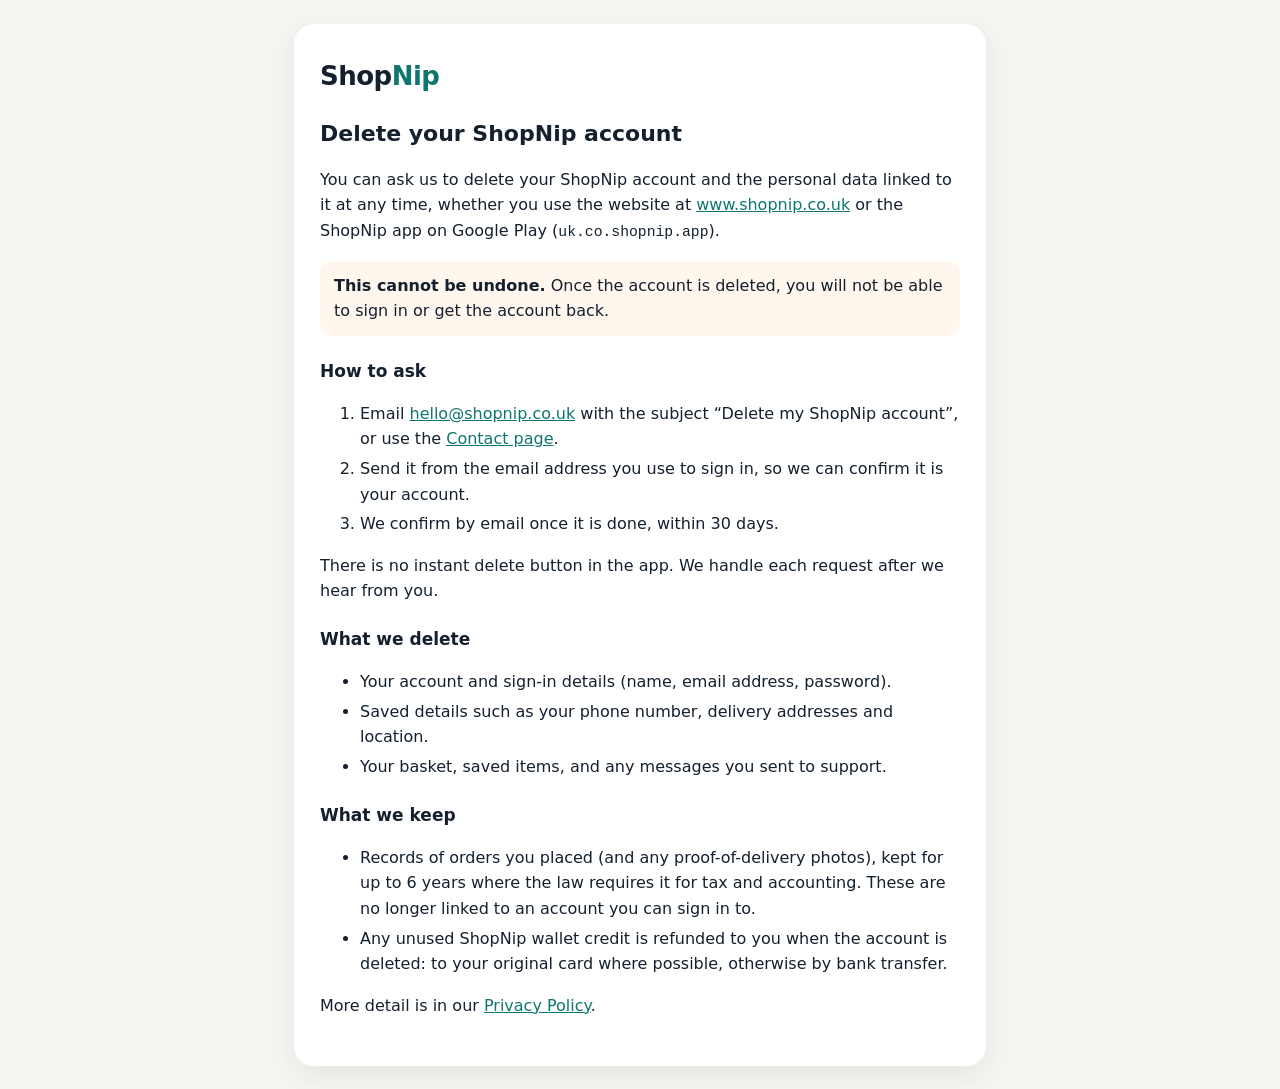
<file: delete-account.html>
<!doctype html><html lang="en-GB"><head><meta charset="utf-8"><meta name="viewport" content="width=device-width,initial-scale=1"><title>Delete your ShopNip account · ShopNip</title><link rel="icon" href="/favicon.svg"><meta name="theme-color" content="#0f766e">
<style>body{margin:0;font:16px/1.6 system-ui,-apple-system,Segoe UI,Roboto,sans-serif;background:#f6f5f1;color:#14202e;padding:24px;box-sizing:border-box}.c{max-width:640px;margin:0 auto;background:#fff;border-radius:20px;padding:32px 26px;box-shadow:0 10px 30px rgba(20,32,46,.08)}.m{font-weight:900;font-size:26px;letter-spacing:-.02em;text-decoration:none;color:#14202e}.m b{color:#0f766e}h1{font-size:22px;margin:18px 0 8px}h2{font-size:17px;margin:22px 0 6px}a{color:#0f766e}li{margin:4px 0}code{font-size:.92em}.warn{margin:14px 0;padding:12px 14px;background:#fff7ed;border-radius:12px}</style></head>
<body><div class="c"><a class="m" href="/">Shop<b>Nip</b></a>
<h1>Delete your ShopNip account</h1>
<p>You can ask us to delete your ShopNip account and the personal data linked to it at any time, whether you use the website at <a href="https://www.shopnip.co.uk">www.shopnip.co.uk</a> or the ShopNip app on Google Play (<code>uk.co.shopnip.app</code>).</p>
<p class="warn"><b>This cannot be undone.</b> Once the account is deleted, you will not be able to sign in or get the account back.</p>
<h2>How to ask</h2>
<ol><li>Email <a href="mailto:hello@shopnip.co.uk?subject=Delete%20my%20ShopNip%20account">hello@shopnip.co.uk</a> with the subject “Delete my ShopNip account”, or use the <a href="/contact">Contact page</a>.</li>
<li>Send it from the email address you use to sign in, so we can confirm it is your account.</li>
<li>We confirm by email once it is done, within 30 days.</li></ol>
<p>There is no instant delete button in the app. We handle each request after we hear from you.</p>
<h2>What we delete</h2>
<ul><li>Your account and sign-in details (name, email address, password).</li>
<li>Saved details such as your phone number, delivery addresses and location.</li>
<li>Your basket, saved items, and any messages you sent to support.</li></ul>
<h2>What we keep</h2>
<ul><li>Records of orders you placed (and any proof-of-delivery photos), kept for up to 6 years where the law requires it for tax and accounting. These are no longer linked to an account you can sign in to.</li>
<li>Any unused ShopNip wallet credit is refunded to you when the account is deleted: to your original card where possible, otherwise by bank transfer.</li></ul>
<p>More detail is in our <a href="/privacy">Privacy Policy</a>.</p></div></body></html>
</file>
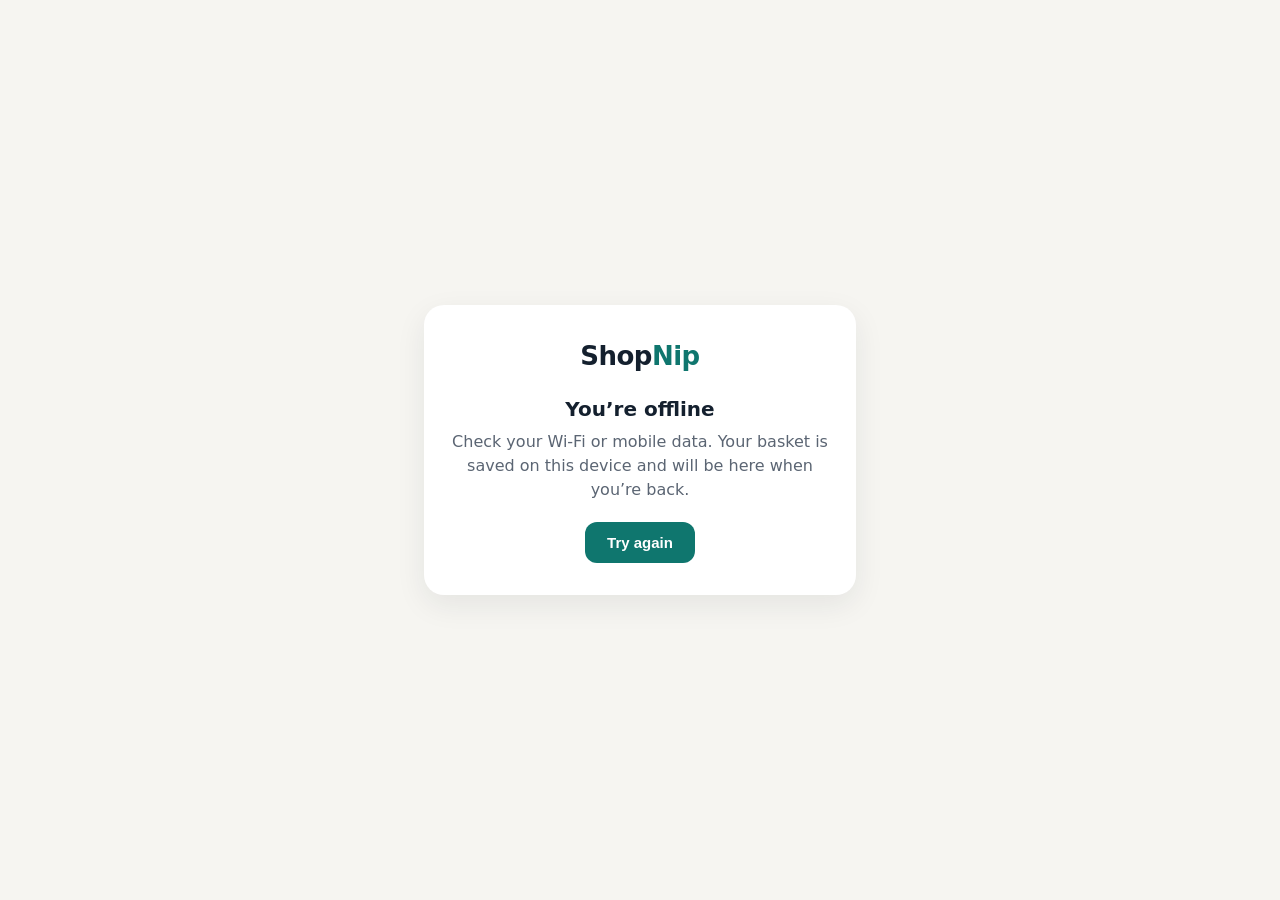
<file: offline.html>
<!doctype html><html lang="en-GB"><head><meta charset="utf-8"><meta name="viewport" content="width=device-width,initial-scale=1"><meta name="robots" content="noindex"><title>You’re offline · ShopNip</title><link rel="icon" href="/favicon.svg"><meta name="theme-color" content="#0f766e">
<style>body{margin:0;min-height:100vh;display:grid;place-items:center;font:16px/1.5 system-ui,-apple-system,Segoe UI,Roboto,sans-serif;background:#f6f5f1;color:#14202e;padding:24px;box-sizing:border-box}.c{max-width:380px;text-align:center;background:#fff;border-radius:20px;padding:32px 26px;box-shadow:0 10px 30px rgba(20,32,46,.08)}.m{font-weight:900;font-size:26px;letter-spacing:-.02em}.m b{color:#0f766e}h1{font-size:20px;margin:18px 0 6px}p{color:#5b6573;margin:0 0 20px}button{border:0;border-radius:12px;background:#0f766e;color:#fff;font-weight:800;font-size:15px;padding:12px 22px;cursor:pointer}</style></head>
<body><div class="c"><div class="m">Shop<b>Nip</b></div><h1>You’re offline</h1><p>Check your Wi-Fi or mobile data. Your basket is saved on this device and will be here when you’re back.</p><button id="r">Try again</button></div>
<script src="/offline.js"></script></body></html>
</file>
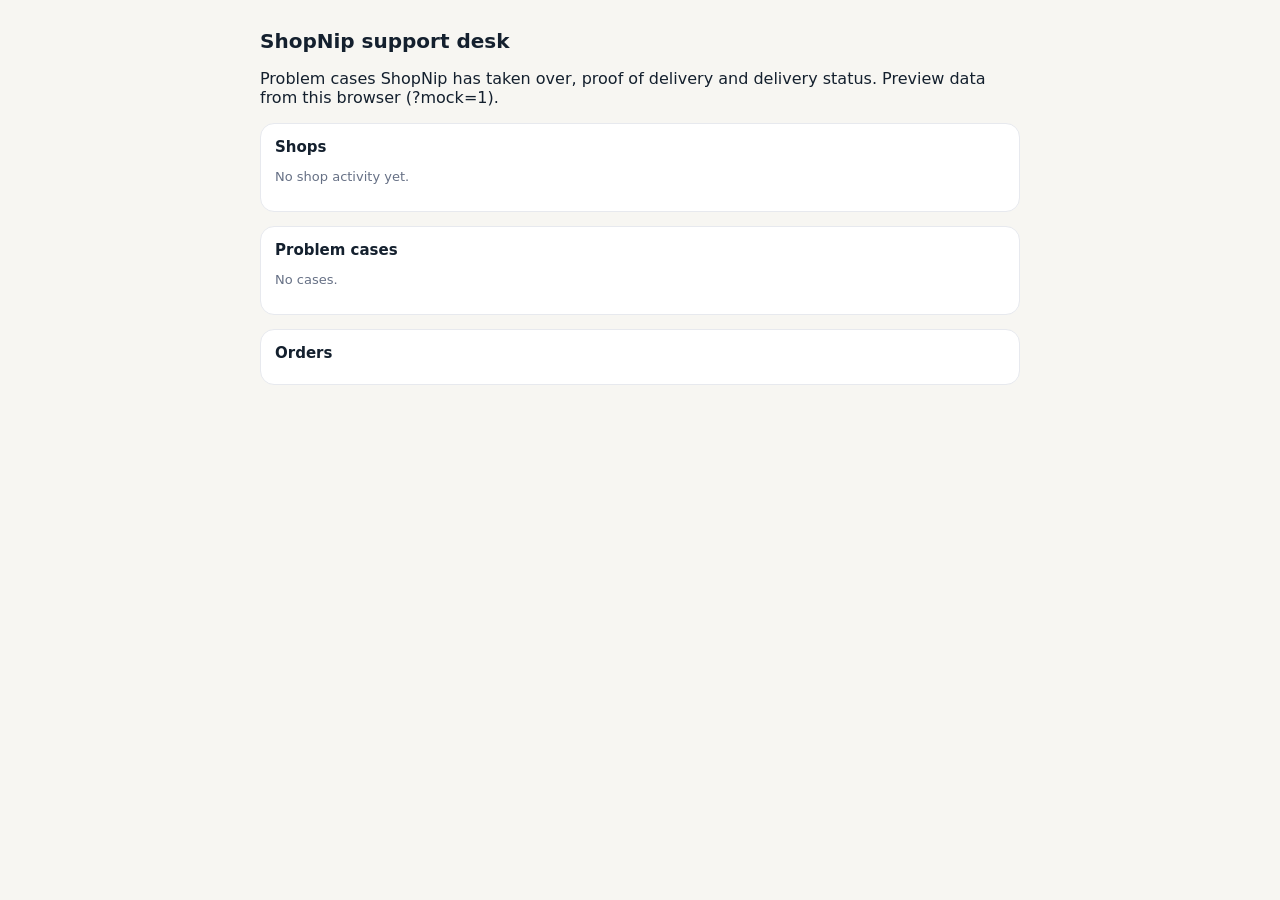
<file: support.html>
<!doctype html><html lang="en-GB"><head><meta charset="utf-8"><meta name="viewport" content="width=device-width,initial-scale=1">
<title>ShopNip support desk</title><meta name="robots" content="noindex"><link rel="icon" href="favicon.svg" type="image/svg+xml">
<style>body{margin:0;font-family:'Plus Jakarta Sans',system-ui,sans-serif;background:#f7f6f2;color:#14202e}main{max-width:760px;margin:0 auto;padding:16px}h1{font-size:20px}</style></head>
<body><main><h1>ShopNip support desk</h1><p>Problem cases ShopNip has taken over, proof of delivery and delivery status. Preview data from this browser (?mock=1).</p><div id="desk"></div></main>
<script src="rel.js?v=rel1"></script></body></html>
</file>
